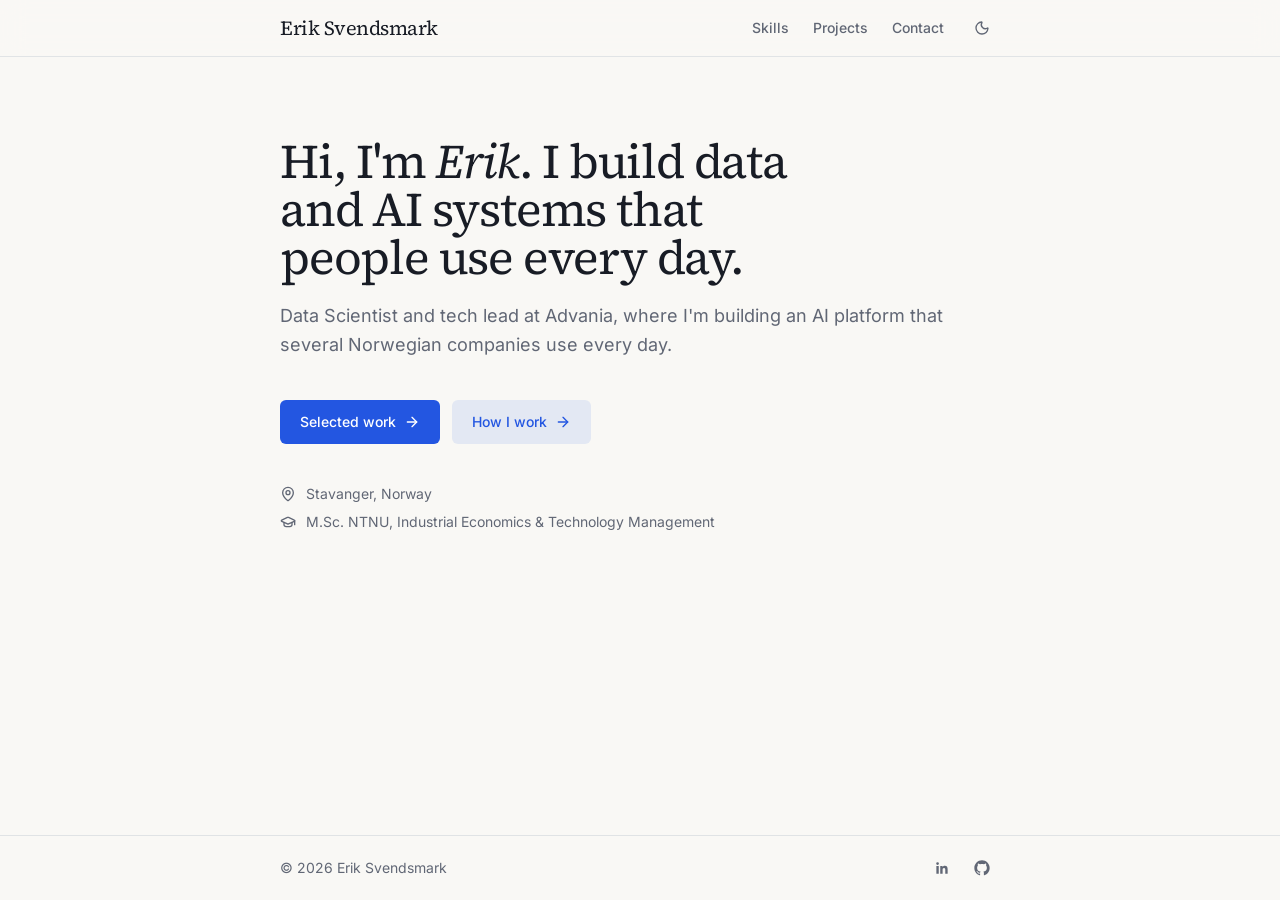
<file: index.html>
<!doctype html>
<html lang="en">
  <head>
    <meta charset="UTF-8" />
    <meta name="viewport" content="width=device-width, initial-scale=1" />
    <script>
      (() => {
        const systemDark = window.matchMedia(
          '(prefers-color-scheme: dark)'
        ).matches;
        try {
          const saved = localStorage.getItem('theme');
          document.documentElement.classList.toggle(
            'dark',
            saved === 'dark' || (!saved && systemDark)
          );
        } catch {
          document.documentElement.classList.toggle('dark', systemDark);
        }
      })();
    </script>
    <title>Erik Svendsmark, Data Scientist & AI Engineer</title>
    <meta
      name="description"
      content="Erik Svendsmark, Data Scientist and tech lead in Stavanger, Norway. Building production AI agent platforms, data pipelines, and decision-support systems."
    />
    <link rel="canonical" href="https://eriksvendsmark.github.io/" />

    <link
      rel="icon"
      type="image/svg+xml"
      href="data:image/svg+xml,%3Csvg xmlns='http://www.w3.org/2000/svg' viewBox='0 0 32 32'%3E%3Crect width='32' height='32' rx='6' fill='%23131722'/%3E%3Ctext x='16' y='21' text-anchor='middle' font-family='Georgia,serif' font-size='16' font-style='italic' fill='%237aa2ff'%3EES%3C/text%3E%3C/svg%3E"
    />

    <meta property="og:type" content="website" />
    <meta property="og:url" content="https://eriksvendsmark.github.io/" />
    <meta
      property="og:title"
      content="Erik Svendsmark, Data Scientist & AI Engineer"
    />
    <meta
      property="og:description"
      content="Data Scientist and tech lead in Stavanger, Norway. Building production AI agent platforms and decision-support systems."
    />

    <meta name="twitter:card" content="summary" />
    <meta
      name="twitter:title"
      content="Erik Svendsmark, Data Scientist & AI Engineer"
    />
    <meta
      name="twitter:description"
      content="Data Scientist and tech lead in Stavanger, Norway. Building production AI agent platforms and decision-support systems."
    />
    <script type="module" crossorigin src="/assets/index-CRj_fAOl.js"></script>
    <link rel="stylesheet" crossorigin href="/assets/index-DD60PCg-.css">
  </head>
  <body>
    <div id="root"></div>
  </body>
</html>
</file>
<file: assets/index-DD60PCg-.css>
@font-face{font-family:Inter Variable;font-style:normal;font-display:swap;font-weight:100 900;src:url(/assets/inter-cyrillic-ext-wght-normal-BOeWTOD4.woff2)format("woff2-variations");unicode-range:U+460-52F,U+1C80-1C8A,U+20B4,U+2DE0-2DFF,U+A640-A69F,U+FE2E-FE2F}@font-face{font-family:Inter Variable;font-style:normal;font-display:swap;font-weight:100 900;src:url(/assets/inter-cyrillic-wght-normal-DqGufNeO.woff2)format("woff2-variations");unicode-range:U+301,U+400-45F,U+490-491,U+4B0-4B1,U+2116}@font-face{font-family:Inter Variable;font-style:normal;font-display:swap;font-weight:100 900;src:url(/assets/inter-greek-ext-wght-normal-DlzME5K_.woff2)format("woff2-variations");unicode-range:U+1F??}@font-face{font-family:Inter Variable;font-style:normal;font-display:swap;font-weight:100 900;src:url(/assets/inter-greek-wght-normal-CkhJZR-_.woff2)format("woff2-variations");unicode-range:U+370-377,U+37A-37F,U+384-38A,U+38C,U+38E-3A1,U+3A3-3FF}@font-face{font-family:Inter Variable;font-style:normal;font-display:swap;font-weight:100 900;src:url(/assets/inter-vietnamese-wght-normal-CBcvBZtf.woff2)format("woff2-variations");unicode-range:U+102-103,U+110-111,U+128-129,U+168-169,U+1A0-1A1,U+1AF-1B0,U+300-301,U+303-304,U+308-309,U+323,U+329,U+1EA0-1EF9,U+20AB}@font-face{font-family:Inter Variable;font-style:normal;font-display:swap;font-weight:100 900;src:url(/assets/inter-latin-ext-wght-normal-DO1Apj_S.woff2)format("woff2-variations");unicode-range:U+100-2BA,U+2BD-2C5,U+2C7-2CC,U+2CE-2D7,U+2DD-2FF,U+304,U+308,U+329,U+1D00-1DBF,U+1E00-1E9F,U+1EF2-1EFF,U+2020,U+20A0-20AB,U+20AD-20C0,U+2113,U+2C60-2C7F,U+A720-A7FF}@font-face{font-family:Inter Variable;font-style:normal;font-display:swap;font-weight:100 900;src:url(/assets/inter-latin-wght-normal-Dx4kXJAl.woff2)format("woff2-variations");unicode-range:U+??,U+131,U+152-153,U+2BB-2BC,U+2C6,U+2DA,U+2DC,U+304,U+308,U+329,U+2000-206F,U+20AC,U+2122,U+2191,U+2193,U+2212,U+2215,U+FEFF,U+FFFD}@font-face{font-family:"Source Serif 4 Variable";font-style:normal;font-display:swap;font-weight:200 900;src:url(/assets/source-serif-4-cyrillic-ext-wght-normal-DHTKMUil.woff2)format("woff2-variations");unicode-range:U+460-52F,U+1C80-1C8A,U+20B4,U+2DE0-2DFF,U+A640-A69F,U+FE2E-FE2F}@font-face{font-family:"Source Serif 4 Variable";font-style:normal;font-display:swap;font-weight:200 900;src:url(/assets/source-serif-4-cyrillic-wght-normal-B1g8a0vD.woff2)format("woff2-variations");unicode-range:U+301,U+400-45F,U+490-491,U+4B0-4B1,U+2116}@font-face{font-family:"Source Serif 4 Variable";font-style:normal;font-display:swap;font-weight:200 900;src:url(/assets/source-serif-4-greek-wght-normal-BpXpdlRW.woff2)format("woff2-variations");unicode-range:U+370-377,U+37A-37F,U+384-38A,U+38C,U+38E-3A1,U+3A3-3FF}@font-face{font-family:"Source Serif 4 Variable";font-style:normal;font-display:swap;font-weight:200 900;src:url(/assets/source-serif-4-vietnamese-wght-normal-BsaNuasd.woff2)format("woff2-variations");unicode-range:U+102-103,U+110-111,U+128-129,U+168-169,U+1A0-1A1,U+1AF-1B0,U+300-301,U+303-304,U+308-309,U+323,U+329,U+1EA0-1EF9,U+20AB}@font-face{font-family:"Source Serif 4 Variable";font-style:normal;font-display:swap;font-weight:200 900;src:url(/assets/source-serif-4-latin-ext-wght-normal-BVZ5su8S.woff2)format("woff2-variations");unicode-range:U+100-2BA,U+2BD-2C5,U+2C7-2CC,U+2CE-2D7,U+2DD-2FF,U+304,U+308,U+329,U+1D00-1DBF,U+1E00-1E9F,U+1EF2-1EFF,U+2020,U+20A0-20AB,U+20AD-20C4,U+2113,U+2C60-2C7F,U+A720-A7FF}@font-face{font-family:"Source Serif 4 Variable";font-style:normal;font-display:swap;font-weight:200 900;src:url(/assets/source-serif-4-latin-wght-normal-DMe4EKeb.woff2)format("woff2-variations");unicode-range:U+??,U+131,U+152-153,U+2BB-2BC,U+2C6,U+2DA,U+2DC,U+304,U+308,U+329,U+2000-206F,U+20AC,U+2122,U+2191,U+2193,U+2212,U+2215,U+FEFF,U+FFFD}@font-face{font-family:"Source Serif 4 Variable";font-style:italic;font-display:swap;font-weight:200 900;src:url(/assets/source-serif-4-cyrillic-ext-wght-italic-y6hTrs-Y.woff2)format("woff2-variations");unicode-range:U+460-52F,U+1C80-1C8A,U+20B4,U+2DE0-2DFF,U+A640-A69F,U+FE2E-FE2F}@font-face{font-family:"Source Serif 4 Variable";font-style:italic;font-display:swap;font-weight:200 900;src:url(/assets/source-serif-4-cyrillic-wght-italic-CRzqOTyj.woff2)format("woff2-variations");unicode-range:U+301,U+400-45F,U+490-491,U+4B0-4B1,U+2116}@font-face{font-family:"Source Serif 4 Variable";font-style:italic;font-display:swap;font-weight:200 900;src:url(/assets/source-serif-4-greek-wght-italic-CUp-f2uw.woff2)format("woff2-variations");unicode-range:U+370-377,U+37A-37F,U+384-38A,U+38C,U+38E-3A1,U+3A3-3FF}@font-face{font-family:"Source Serif 4 Variable";font-style:italic;font-display:swap;font-weight:200 900;src:url(/assets/source-serif-4-vietnamese-wght-italic-D3EGHrWW.woff2)format("woff2-variations");unicode-range:U+102-103,U+110-111,U+128-129,U+168-169,U+1A0-1A1,U+1AF-1B0,U+300-301,U+303-304,U+308-309,U+323,U+329,U+1EA0-1EF9,U+20AB}@font-face{font-family:"Source Serif 4 Variable";font-style:italic;font-display:swap;font-weight:200 900;src:url(/assets/source-serif-4-latin-ext-wght-italic-B_cmBfNX.woff2)format("woff2-variations");unicode-range:U+100-2BA,U+2BD-2C5,U+2C7-2CC,U+2CE-2D7,U+2DD-2FF,U+304,U+308,U+329,U+1D00-1DBF,U+1E00-1E9F,U+1EF2-1EFF,U+2020,U+20A0-20AB,U+20AD-20C4,U+2113,U+2C60-2C7F,U+A720-A7FF}@font-face{font-family:"Source Serif 4 Variable";font-style:italic;font-display:swap;font-weight:200 900;src:url(/assets/source-serif-4-latin-wght-italic-B-rCj6ir.woff2)format("woff2-variations");unicode-range:U+??,U+131,U+152-153,U+2BB-2BC,U+2C6,U+2DA,U+2DC,U+304,U+308,U+329,U+2000-206F,U+20AC,U+2122,U+2191,U+2193,U+2212,U+2215,U+FEFF,U+FFFD}*,:before,:after,::backdrop{--tw-border-spacing-x:0;--tw-border-spacing-y:0;--tw-translate-x:0;--tw-translate-y:0;--tw-rotate:0;--tw-skew-x:0;--tw-skew-y:0;--tw-scale-x:1;--tw-scale-y:1;--tw-pan-x: ;--tw-pan-y: ;--tw-pinch-zoom: ;--tw-scroll-snap-strictness:proximity;--tw-gradient-from-position: ;--tw-gradient-via-position: ;--tw-gradient-to-position: ;--tw-ordinal: ;--tw-slashed-zero: ;--tw-numeric-figure: ;--tw-numeric-spacing: ;--tw-numeric-fraction: ;--tw-ring-inset: ;--tw-ring-offset-width:0px;--tw-ring-offset-color:#fff;--tw-ring-color:#3b82f680;--tw-ring-offset-shadow:0 0 #0000;--tw-ring-shadow:0 0 #0000;--tw-shadow:0 0 #0000;--tw-shadow-colored:0 0 #0000;--tw-blur: ;--tw-brightness: ;--tw-contrast: ;--tw-grayscale: ;--tw-hue-rotate: ;--tw-invert: ;--tw-saturate: ;--tw-sepia: ;--tw-drop-shadow: ;--tw-backdrop-blur: ;--tw-backdrop-brightness: ;--tw-backdrop-contrast: ;--tw-backdrop-grayscale: ;--tw-backdrop-hue-rotate: ;--tw-backdrop-invert: ;--tw-backdrop-opacity: ;--tw-backdrop-saturate: ;--tw-backdrop-sepia: ;--tw-contain-size: ;--tw-contain-layout: ;--tw-contain-paint: ;--tw-contain-style: }*,:before,:after{box-sizing:border-box;border:0 solid #e5e7eb}:before,:after{--tw-content:""}html,:host{-webkit-text-size-adjust:100%;tab-size:4;font-feature-settings:normal;font-variation-settings:normal;-webkit-tap-highlight-color:transparent;font-family:Inter Variable,Inter,ui-sans-serif,system-ui,sans-serif;line-height:1.5}body{line-height:inherit;margin:0}hr{height:0;color:inherit;border-top-width:1px}abbr:where([title]){-webkit-text-decoration:underline dotted;text-decoration:underline dotted}h1,h2,h3,h4,h5,h6{font-size:inherit;font-weight:inherit}a{color:inherit;-webkit-text-decoration:inherit;text-decoration:inherit}b,strong{font-weight:bolder}code,kbd,samp,pre{font-feature-settings:normal;font-variation-settings:normal;font-family:ui-monospace,SFMono-Regular,Menlo,monospace;font-size:1em}small{font-size:80%}sub,sup{vertical-align:baseline;font-size:75%;line-height:0;position:relative}sub{bottom:-.25em}sup{top:-.5em}table{text-indent:0;border-color:inherit;border-collapse:collapse}button,input,optgroup,select,textarea{font-feature-settings:inherit;font-variation-settings:inherit;font-family:inherit;font-size:100%;font-weight:inherit;line-height:inherit;letter-spacing:inherit;color:inherit;margin:0;padding:0}button,select{text-transform:none}button,input:where([type=button]),input:where([type=reset]),input:where([type=submit]){-webkit-appearance:button;background-color:#0000;background-image:none}:-moz-focusring{outline:auto}:-moz-ui-invalid{box-shadow:none}progress{vertical-align:baseline}::-webkit-inner-spin-button{height:auto}::-webkit-outer-spin-button{height:auto}[type=search]{-webkit-appearance:textfield;outline-offset:-2px}::-webkit-search-decoration{-webkit-appearance:none}::-webkit-file-upload-button{-webkit-appearance:button;font:inherit}summary{display:list-item}blockquote,dl,dd,h1,h2,h3,h4,h5,h6,hr,figure,p,pre{margin:0}fieldset{margin:0;padding:0}legend{padding:0}ol,ul,menu{margin:0;padding:0;list-style:none}dialog{padding:0}textarea{resize:vertical}input::-moz-placeholder{opacity:1;color:#9ca3af}textarea::-moz-placeholder{opacity:1;color:#9ca3af}input::placeholder,textarea::placeholder{opacity:1;color:#9ca3af}button,[role=button]{cursor:pointer}:disabled{cursor:default}img,svg,video,canvas,audio,iframe,embed,object{vertical-align:middle;display:block}img,video{max-width:100%;height:auto}[hidden]:where(:not([hidden=until-found])){display:none}:root{--lightningcss-light:initial;--lightningcss-dark: ;color-scheme:light;--paper:45 25% 97%;--ink:225 20% 12%;--gold:42 68% 50%;--gold-light:45 75% 62%;--gold-deep:38 62% 40%;--bronze:16 58% 44%;--background:45 25% 97%;--foreground:225 20% 12%;--card:45 20% 99%;--card-foreground:225 20% 12%;--primary:225 20% 12%;--primary-foreground:45 25% 97%;--secondary:220 14% 93%;--secondary-foreground:225 20% 12%;--muted:220 13% 93%;--muted-foreground:222 9% 42%;--accent:224 76% 51%;--accent-foreground:0 0% 100%;--border:220 12% 84%;--input:220 12% 84%;--ring:224 76% 51%;--radius:.5rem}.dark{--lightningcss-light: ;--lightningcss-dark:initial;color-scheme:dark;--paper:225 17% 9%;--ink:40 18% 93%;--gold:42 65% 58%;--gold-light:45 72% 66%;--gold-deep:42 58% 56%;--bronze:24 50% 58%;--background:225 17% 9%;--foreground:40 18% 93%;--card:225 16% 11%;--card-foreground:40 18% 93%;--primary:40 18% 93%;--primary-foreground:225 17% 9%;--secondary:225 12% 16%;--secondary-foreground:40 18% 93%;--muted:225 12% 16%;--muted-foreground:220 9% 65%;--accent:218 95% 68%;--accent-foreground:225 24% 9%;--border:225 10% 24%;--input:225 10% 24%;--ring:218 95% 68%}*{border-color:hsl(var(--border))}html{scroll-behavior:smooth;text-rendering:optimizelegibility}body{background-color:hsl(var(--background));color:hsl(var(--foreground));-webkit-font-smoothing:antialiased;-moz-osx-font-smoothing:grayscale;min-width:320px;font-family:Inter Variable,Inter,ui-sans-serif,system-ui,sans-serif}h1,h2,h3{text-wrap:balance}p{text-wrap:pretty}::selection{background:hsl(var(--accent) / .2)}a,button{-webkit-tap-highlight-color:transparent}.pointer-events-none{pointer-events:none}.fixed{position:fixed}.absolute{position:absolute}.relative{position:relative}.sticky{position:sticky}.inset-0{inset:0}.left-4{left:1rem}.top-0{top:0}.top-3{top:.75rem}.z-30{z-index:30}.z-50{z-index:50}.mx-auto{margin-left:auto;margin-right:auto}.my-2{margin-top:.5rem;margin-bottom:.5rem}.mt-0\.5{margin-top:.125rem}.mt-1{margin-top:.25rem}.mt-1\.5{margin-top:.375rem}.mt-2{margin-top:.5rem}.block{display:block}.flex{display:flex}.inline-flex{display:inline-flex}.grid{display:grid}.contents{display:contents}.hidden{display:none}.h-10{height:2.5rem}.h-11{height:2.75rem}.h-14{height:3.5rem}.h-16{height:4rem}.h-2{height:.5rem}.h-28{height:7rem}.h-3\.5{height:.875rem}.h-4{height:1rem}.h-5{height:1.25rem}.h-9{height:2.25rem}.min-h-dvh{min-height:100dvh}.w-10{width:2.5rem}.w-2{width:.5rem}.w-3\.5{width:.875rem}.w-4{width:1rem}.w-5{width:1.25rem}.w-9{width:2.25rem}.w-auto{width:auto}.w-full{width:100%}.min-w-0{min-width:0}.max-w-3xl{max-width:48rem}.max-w-full{max-width:100%}.flex-1{flex:1}.flex-shrink-0{flex-shrink:0}.grow{flex-grow:1}.-translate-y-20{--tw-translate-y:-5rem;transform:translate(var(--tw-translate-x), var(--tw-translate-y)) rotate(var(--tw-rotate)) skewX(var(--tw-skew-x)) skewY(var(--tw-skew-y)) scaleX(var(--tw-scale-x)) scaleY(var(--tw-scale-y))}.rotate-180{--tw-rotate:180deg;transform:translate(var(--tw-translate-x), var(--tw-translate-y)) rotate(var(--tw-rotate)) skewX(var(--tw-skew-x)) skewY(var(--tw-skew-y)) scaleX(var(--tw-scale-x)) scaleY(var(--tw-scale-y))}.rotate-90{--tw-rotate:90deg;transform:translate(var(--tw-translate-x), var(--tw-translate-y)) rotate(var(--tw-rotate)) skewX(var(--tw-skew-x)) skewY(var(--tw-skew-y)) scaleX(var(--tw-scale-x)) scaleY(var(--tw-scale-y))}.transform{transform:translate(var(--tw-translate-x), var(--tw-translate-y)) rotate(var(--tw-rotate)) skewX(var(--tw-skew-x)) skewY(var(--tw-skew-y)) scaleX(var(--tw-scale-x)) scaleY(var(--tw-scale-y))}.grid-cols-2{grid-template-columns:repeat(2,minmax(0,1fr))}.flex-col{flex-direction:column}.flex-wrap{flex-wrap:wrap}.place-items-center{place-items:center}.items-start{align-items:flex-start}.items-center{align-items:center}.items-stretch{align-items:stretch}.justify-center{justify-content:center}.justify-between{justify-content:space-between}.gap-1{gap:.25rem}.gap-1\.5{gap:.375rem}.gap-2{gap:.5rem}.gap-2\.5{gap:.625rem}.gap-3{gap:.75rem}.gap-4{gap:1rem}.gap-x-4{-moz-column-gap:1rem;column-gap:1rem}.gap-y-1{row-gap:.25rem}.space-y-1>:not([hidden])~:not([hidden]){--tw-space-y-reverse:0;margin-top:calc(.25rem * calc(1 - var(--tw-space-y-reverse)));margin-bottom:calc(.25rem * var(--tw-space-y-reverse))}.space-y-10>:not([hidden])~:not([hidden]){--tw-space-y-reverse:0;margin-top:calc(2.5rem * calc(1 - var(--tw-space-y-reverse)));margin-bottom:calc(2.5rem * var(--tw-space-y-reverse))}.space-y-2>:not([hidden])~:not([hidden]){--tw-space-y-reverse:0;margin-top:calc(.5rem * calc(1 - var(--tw-space-y-reverse)));margin-bottom:calc(.5rem * var(--tw-space-y-reverse))}.space-y-3>:not([hidden])~:not([hidden]){--tw-space-y-reverse:0;margin-top:calc(.75rem * calc(1 - var(--tw-space-y-reverse)));margin-bottom:calc(.75rem * var(--tw-space-y-reverse))}.space-y-4>:not([hidden])~:not([hidden]){--tw-space-y-reverse:0;margin-top:calc(1rem * calc(1 - var(--tw-space-y-reverse)));margin-bottom:calc(1rem * var(--tw-space-y-reverse))}.space-y-5>:not([hidden])~:not([hidden]){--tw-space-y-reverse:0;margin-top:calc(1.25rem * calc(1 - var(--tw-space-y-reverse)));margin-bottom:calc(1.25rem * var(--tw-space-y-reverse))}.overflow-hidden{overflow:hidden}.whitespace-nowrap{white-space:nowrap}.break-all{word-break:break-all}.rounded-full{border-radius:9999px}.rounded-lg{border-radius:var(--radius)}.rounded-md{border-radius:calc(var(--radius) - 2px)}.rounded-sm{border-radius:calc(var(--radius) - 4px)}.border{border-width:1px}.border-b{border-bottom-width:1px}.border-t{border-top-width:1px}.border-accent\/40{border-color:hsl(var(--accent) / .4)}.border-border\/60{border-color:hsl(var(--border) / .6)}.bg-accent{background-color:hsl(var(--accent))}.bg-accent\/10{background-color:hsl(var(--accent) / .1)}.bg-background\/85{background-color:hsl(var(--background) / .85)}.bg-bronze{background-color:hsl(var(--bronze))}.bg-card{background-color:hsl(var(--card))}.bg-foreground{background-color:hsl(var(--foreground))}.bg-gold-deep{background-color:hsl(var(--gold-deep))}.bg-muted-foreground{background-color:hsl(var(--muted-foreground))}.bg-secondary{background-color:hsl(var(--secondary))}.bg-secondary\/60{background-color:hsl(var(--secondary) / .6)}.p-3{padding:.75rem}.p-4{padding:1rem}.p-5{padding:1.25rem}.px-2\.5{padding-left:.625rem;padding-right:.625rem}.px-3{padding-left:.75rem;padding-right:.75rem}.px-4{padding-left:1rem;padding-right:1rem}.px-5{padding-left:1.25rem;padding-right:1.25rem}.py-0\.5{padding-top:.125rem;padding-bottom:.125rem}.py-1\.5{padding-top:.375rem;padding-bottom:.375rem}.py-10{padding-top:2.5rem;padding-bottom:2.5rem}.py-2{padding-top:.5rem;padding-bottom:.5rem}.py-2\.5{padding-top:.625rem;padding-bottom:.625rem}.py-3{padding-top:.75rem;padding-bottom:.75rem}.py-8{padding-top:2rem;padding-bottom:2rem}.pb-5{padding-bottom:1.25rem}.text-left{text-align:left}.text-center{text-align:center}.font-mono{font-family:ui-monospace,SFMono-Regular,Menlo,monospace}.font-serif{font-family:"Source Serif 4 Variable",Georgia,serif}.text-2xl{font-size:1.5rem;line-height:2rem}.text-4xl{font-size:2.25rem;line-height:2.5rem}.text-lg{font-size:1.125rem;line-height:1.75rem}.text-sm{font-size:.875rem;line-height:1.25rem}.text-xl{font-size:1.25rem;line-height:1.75rem}.text-xs{font-size:.75rem;line-height:1rem}.font-medium{font-weight:500}.italic{font-style:italic}.leading-\[1\.1\]{line-height:1.1}.leading-relaxed{line-height:1.625}.leading-snug{line-height:1.375}.leading-tight{line-height:1.25}.tracking-tight{letter-spacing:-.025em}.text-accent{color:hsl(var(--accent))}.text-accent-foreground{color:hsl(var(--accent-foreground))}.text-background{color:hsl(var(--background))}.text-foreground{color:hsl(var(--foreground))}.text-foreground\/90{color:hsl(var(--foreground) / .9)}.text-muted-foreground{color:hsl(var(--muted-foreground))}.text-muted-foreground\/70{color:hsl(var(--muted-foreground) / .7)}.text-secondary-foreground{color:hsl(var(--secondary-foreground))}.underline-offset-4{text-underline-offset:4px}.outline-none{outline-offset:2px;outline:2px solid #0000}.outline{outline-style:solid}.ring-1{--tw-ring-offset-shadow:var(--tw-ring-inset) 0 0 0 var(--tw-ring-offset-width) var(--tw-ring-offset-color);--tw-ring-shadow:var(--tw-ring-inset) 0 0 0 calc(1px + var(--tw-ring-offset-width)) var(--tw-ring-color);box-shadow:var(--tw-ring-offset-shadow), var(--tw-ring-shadow), var(--tw-shadow,0 0 #0000)}.ring-inset{--tw-ring-inset:inset}.ring-gold-deep\/35{--tw-ring-color:hsl(var(--gold-deep) / .35)}.ring-offset-background{--tw-ring-offset-color:hsl(var(--background))}.backdrop-blur-md{--tw-backdrop-blur:blur(12px);-webkit-backdrop-filter:var(--tw-backdrop-blur) var(--tw-backdrop-brightness) var(--tw-backdrop-contrast) var(--tw-backdrop-grayscale) var(--tw-backdrop-hue-rotate) var(--tw-backdrop-invert) var(--tw-backdrop-opacity) var(--tw-backdrop-saturate) var(--tw-backdrop-sepia);backdrop-filter:var(--tw-backdrop-blur) var(--tw-backdrop-brightness) var(--tw-backdrop-contrast) var(--tw-backdrop-grayscale) var(--tw-backdrop-hue-rotate) var(--tw-backdrop-invert) var(--tw-backdrop-opacity) var(--tw-backdrop-saturate) var(--tw-backdrop-sepia)}.transition{transition-property:color,background-color,border-color,text-decoration-color,fill,stroke,opacity,box-shadow,transform,filter,-webkit-backdrop-filter,backdrop-filter;transition-duration:.15s;transition-timing-function:cubic-bezier(.4,0,.2,1)}.transition-\[color\,transform\]{transition-property:color,transform;transition-duration:.15s;transition-timing-function:cubic-bezier(.4,0,.2,1)}.transition-colors{transition-property:color,background-color,border-color,text-decoration-color,fill,stroke;transition-duration:.15s;transition-timing-function:cubic-bezier(.4,0,.2,1)}.transition-transform{transition-property:transform;transition-duration:.15s;transition-timing-function:cubic-bezier(.4,0,.2,1)}.duration-300{transition-duration:.3s}.\[text-wrap\:pretty\]{text-wrap:pretty}@media (prefers-reduced-motion:reduce){html{scroll-behavior:auto}}.hover\:border-accent\/40:hover{border-color:hsl(var(--accent) / .4)}.hover\:border-foreground\/20:hover{border-color:hsl(var(--foreground) / .2)}.hover\:bg-accent\/15:hover{background-color:hsl(var(--accent) / .15)}.hover\:bg-accent\/90:hover{background-color:hsl(var(--accent) / .9)}.hover\:bg-accent\/\[0\.03\]:hover{background-color:hsl(var(--accent) / .03)}.hover\:bg-secondary:hover{background-color:hsl(var(--secondary))}.hover\:text-accent:hover{color:hsl(var(--accent))}.hover\:text-foreground:hover{color:hsl(var(--foreground))}.hover\:underline:hover{text-decoration-line:underline}.focus\:translate-y-0:focus{--tw-translate-y:0px;transform:translate(var(--tw-translate-x), var(--tw-translate-y)) rotate(var(--tw-rotate)) skewX(var(--tw-skew-x)) skewY(var(--tw-skew-y)) scaleX(var(--tw-scale-x)) scaleY(var(--tw-scale-y))}.focus-visible\:outline-none:focus-visible{outline-offset:2px;outline:2px solid #0000}.focus-visible\:ring-2:focus-visible{--tw-ring-offset-shadow:var(--tw-ring-inset) 0 0 0 var(--tw-ring-offset-width) var(--tw-ring-offset-color);--tw-ring-shadow:var(--tw-ring-inset) 0 0 0 calc(2px + var(--tw-ring-offset-width)) var(--tw-ring-color);box-shadow:var(--tw-ring-offset-shadow), var(--tw-ring-shadow), var(--tw-shadow,0 0 #0000)}.focus-visible\:ring-ring:focus-visible{--tw-ring-color:hsl(var(--ring))}.focus-visible\:ring-offset-2:focus-visible{--tw-ring-offset-width:2px}.disabled\:pointer-events-none:disabled{pointer-events:none}.disabled\:opacity-50:disabled{opacity:.5}.group:hover .group-hover\:-translate-y-0\.5{--tw-translate-y:-.125rem;transform:translate(var(--tw-translate-x), var(--tw-translate-y)) rotate(var(--tw-rotate)) skewX(var(--tw-skew-x)) skewY(var(--tw-skew-y)) scaleX(var(--tw-scale-x)) scaleY(var(--tw-scale-y))}.group:hover .group-hover\:translate-x-0\.5{--tw-translate-x:.125rem;transform:translate(var(--tw-translate-x), var(--tw-translate-y)) rotate(var(--tw-rotate)) skewX(var(--tw-skew-x)) skewY(var(--tw-skew-y)) scaleX(var(--tw-scale-x)) scaleY(var(--tw-scale-y))}.group:hover .group-hover\:text-accent{color:hsl(var(--accent))}@media (width>=420px){.min-\[420px\]\:flex-row{flex-direction:row}}@media (width>=640px){.sm\:mt-1{margin-top:.25rem}.sm\:block{display:block}.sm\:inline{display:inline}.sm\:grid{display:grid}.sm\:hidden{display:none}.sm\:flex-1{flex:1}.sm\:rotate-0{--tw-rotate:0deg;transform:translate(var(--tw-translate-x), var(--tw-translate-y)) rotate(var(--tw-rotate)) skewX(var(--tw-skew-x)) skewY(var(--tw-skew-y)) scaleX(var(--tw-scale-x)) scaleY(var(--tw-scale-y))}.sm\:grid-cols-2{grid-template-columns:repeat(2,minmax(0,1fr))}.sm\:grid-cols-4{grid-template-columns:repeat(4,minmax(0,1fr))}.sm\:flex-row{flex-direction:row}.sm\:flex-col{flex-direction:column}.sm\:flex-nowrap{flex-wrap:nowrap}.sm\:justify-around{justify-content:space-around}.sm\:gap-1{gap:.25rem}.sm\:gap-2{gap:.5rem}.sm\:p-5{padding:1.25rem}.sm\:p-6{padding:1.5rem}.sm\:px-0\.5{padding-left:.125rem;padding-right:.125rem}.sm\:px-3{padding-left:.75rem;padding-right:.75rem}.sm\:px-6{padding-left:1.5rem;padding-right:1.5rem}.sm\:py-1{padding-top:.25rem;padding-bottom:.25rem}.sm\:py-14{padding-top:3.5rem;padding-bottom:3.5rem}.sm\:pl-\[4\.75rem\]{padding-left:4.75rem}.sm\:pr-1{padding-right:.25rem}.sm\:pr-5{padding-right:1.25rem}.sm\:pt-6{padding-top:1.5rem}.sm\:text-2xl{font-size:1.5rem;line-height:2rem}.sm\:text-5xl{font-size:3rem;line-height:1}.sm\:text-base{font-size:1rem;line-height:1.5rem}}
</file>
